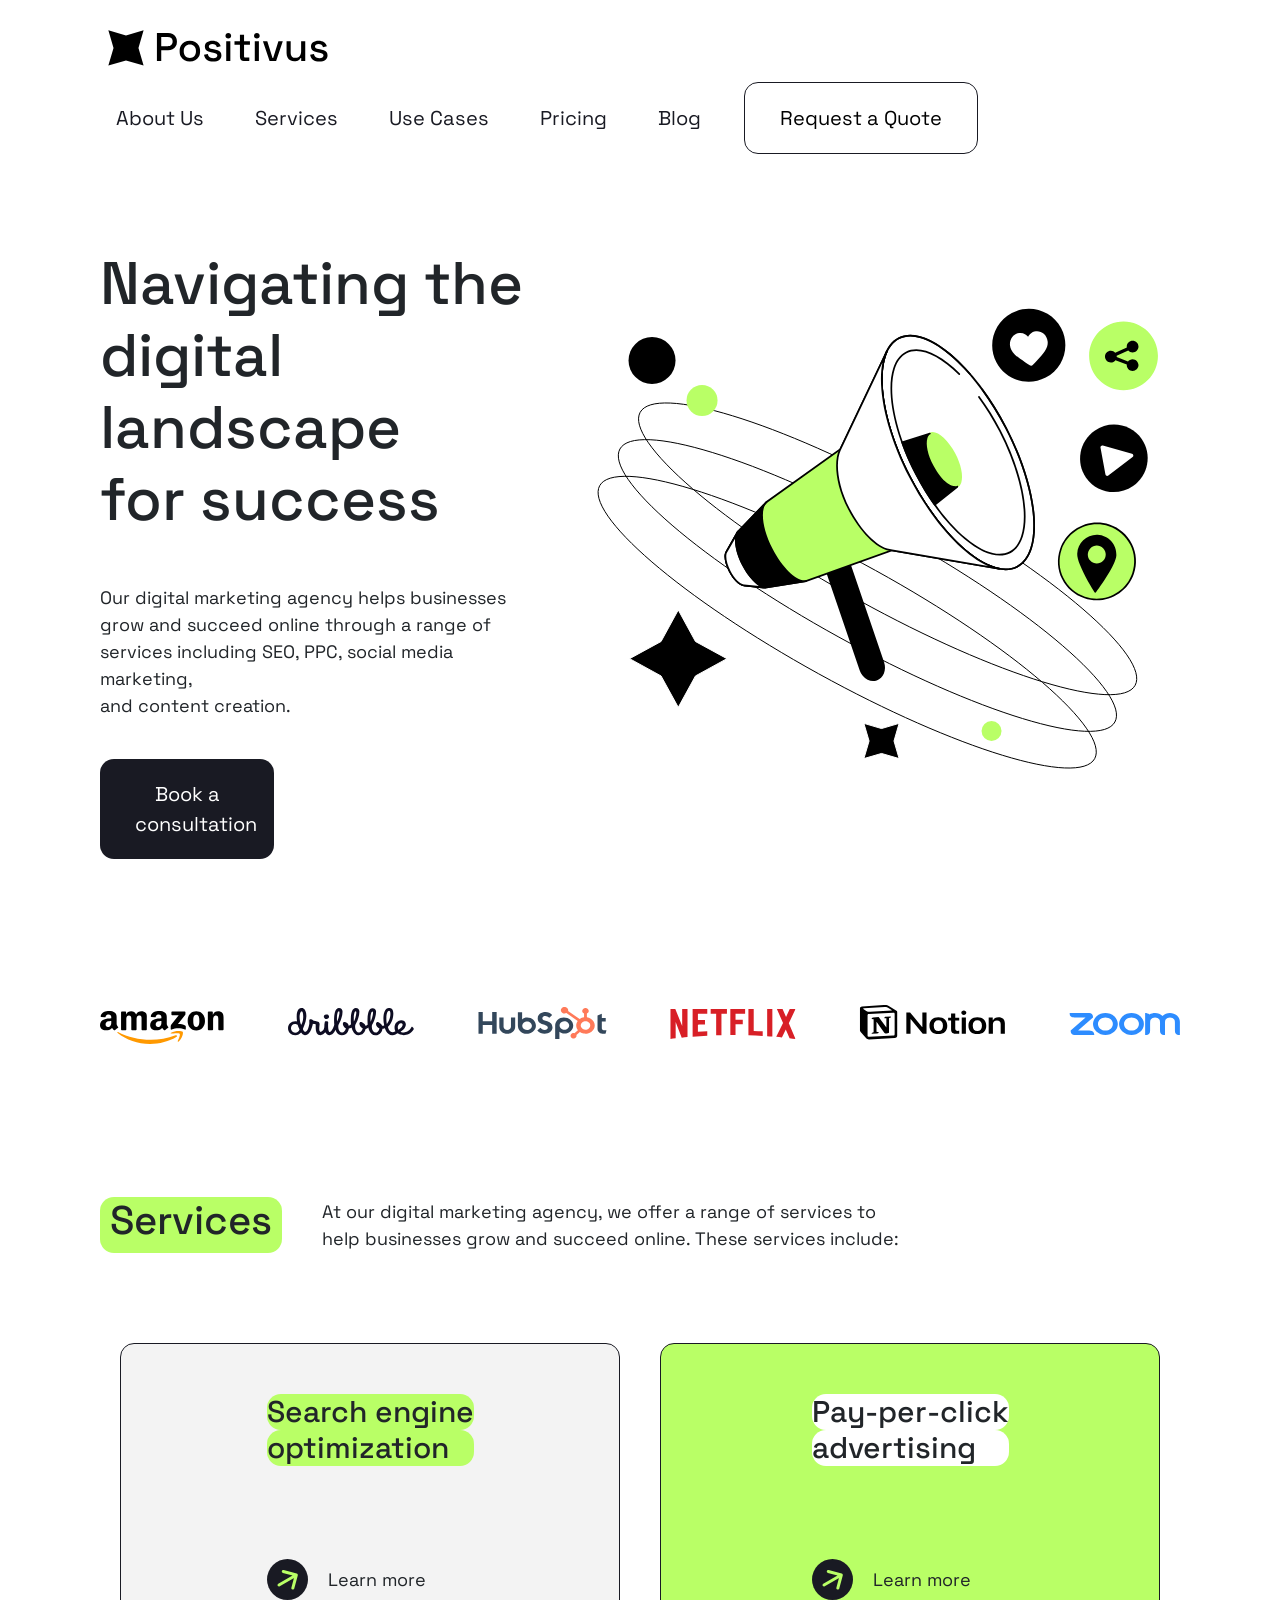
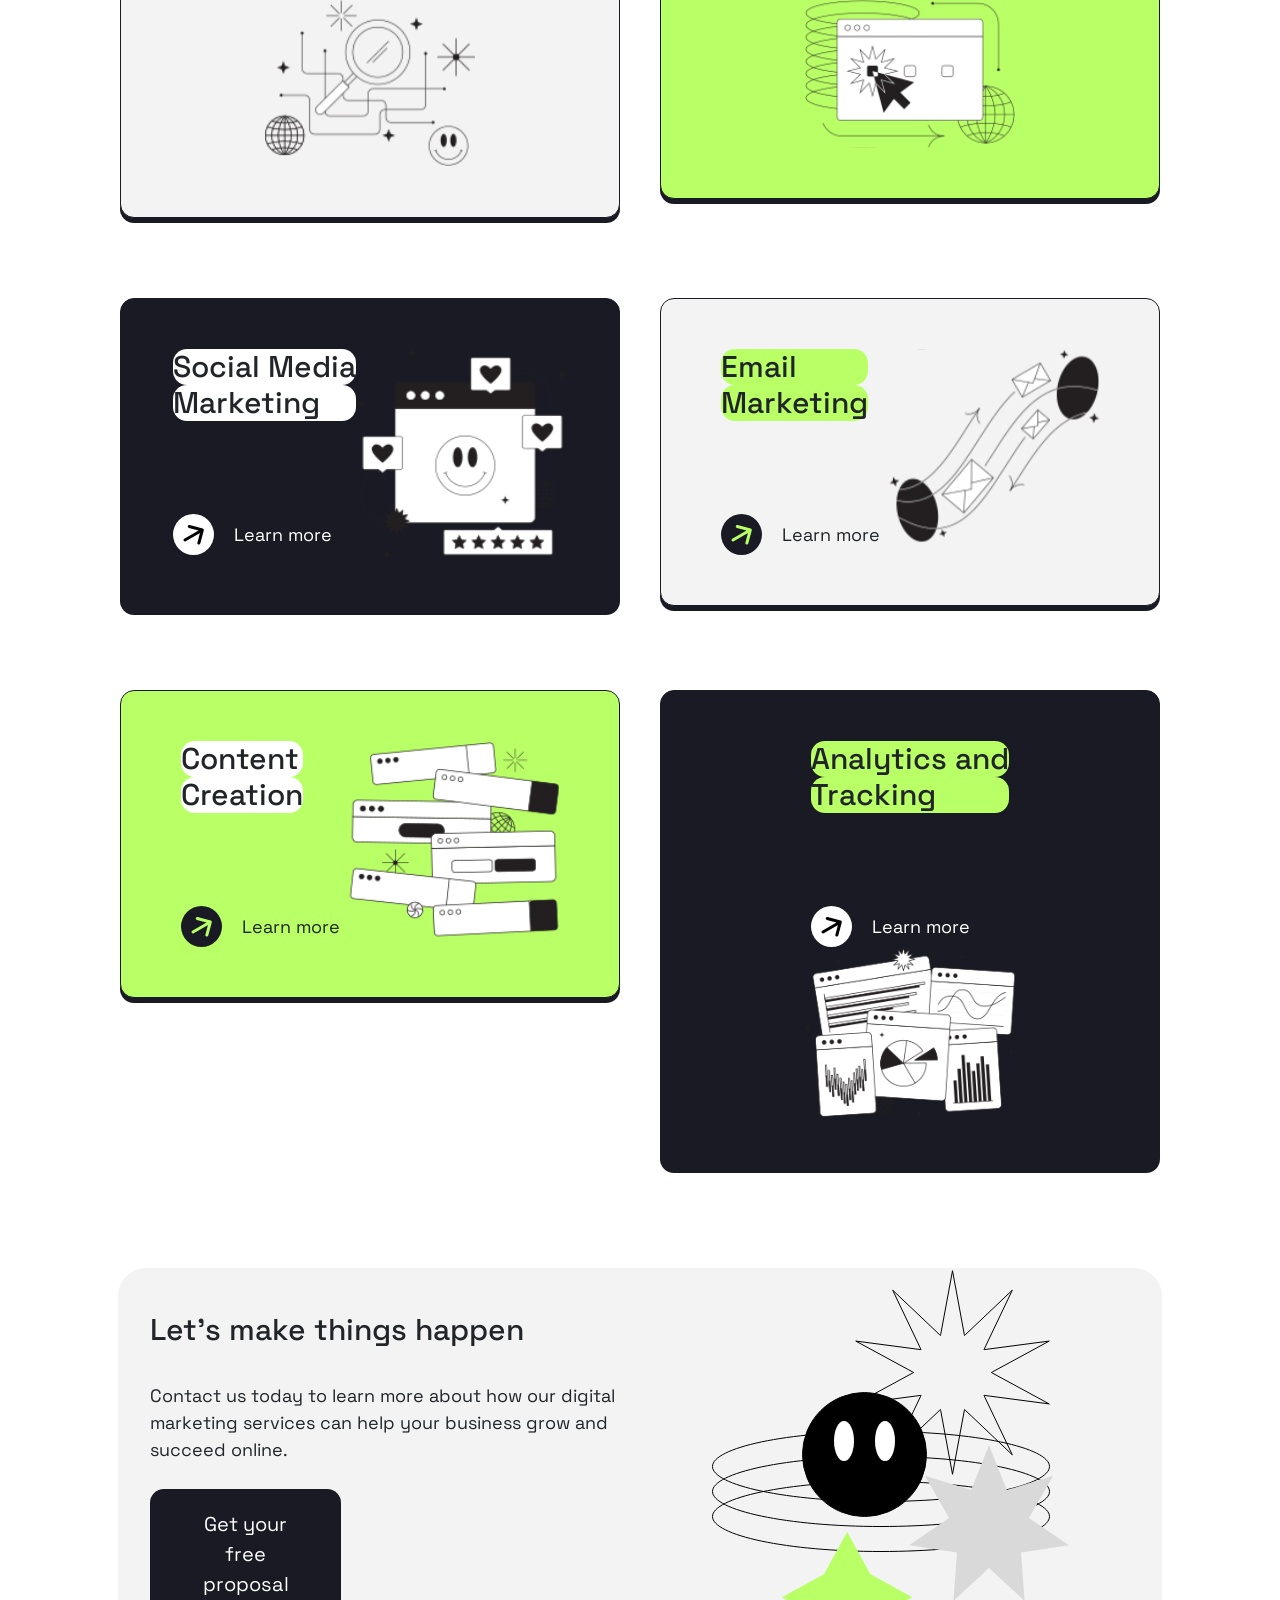
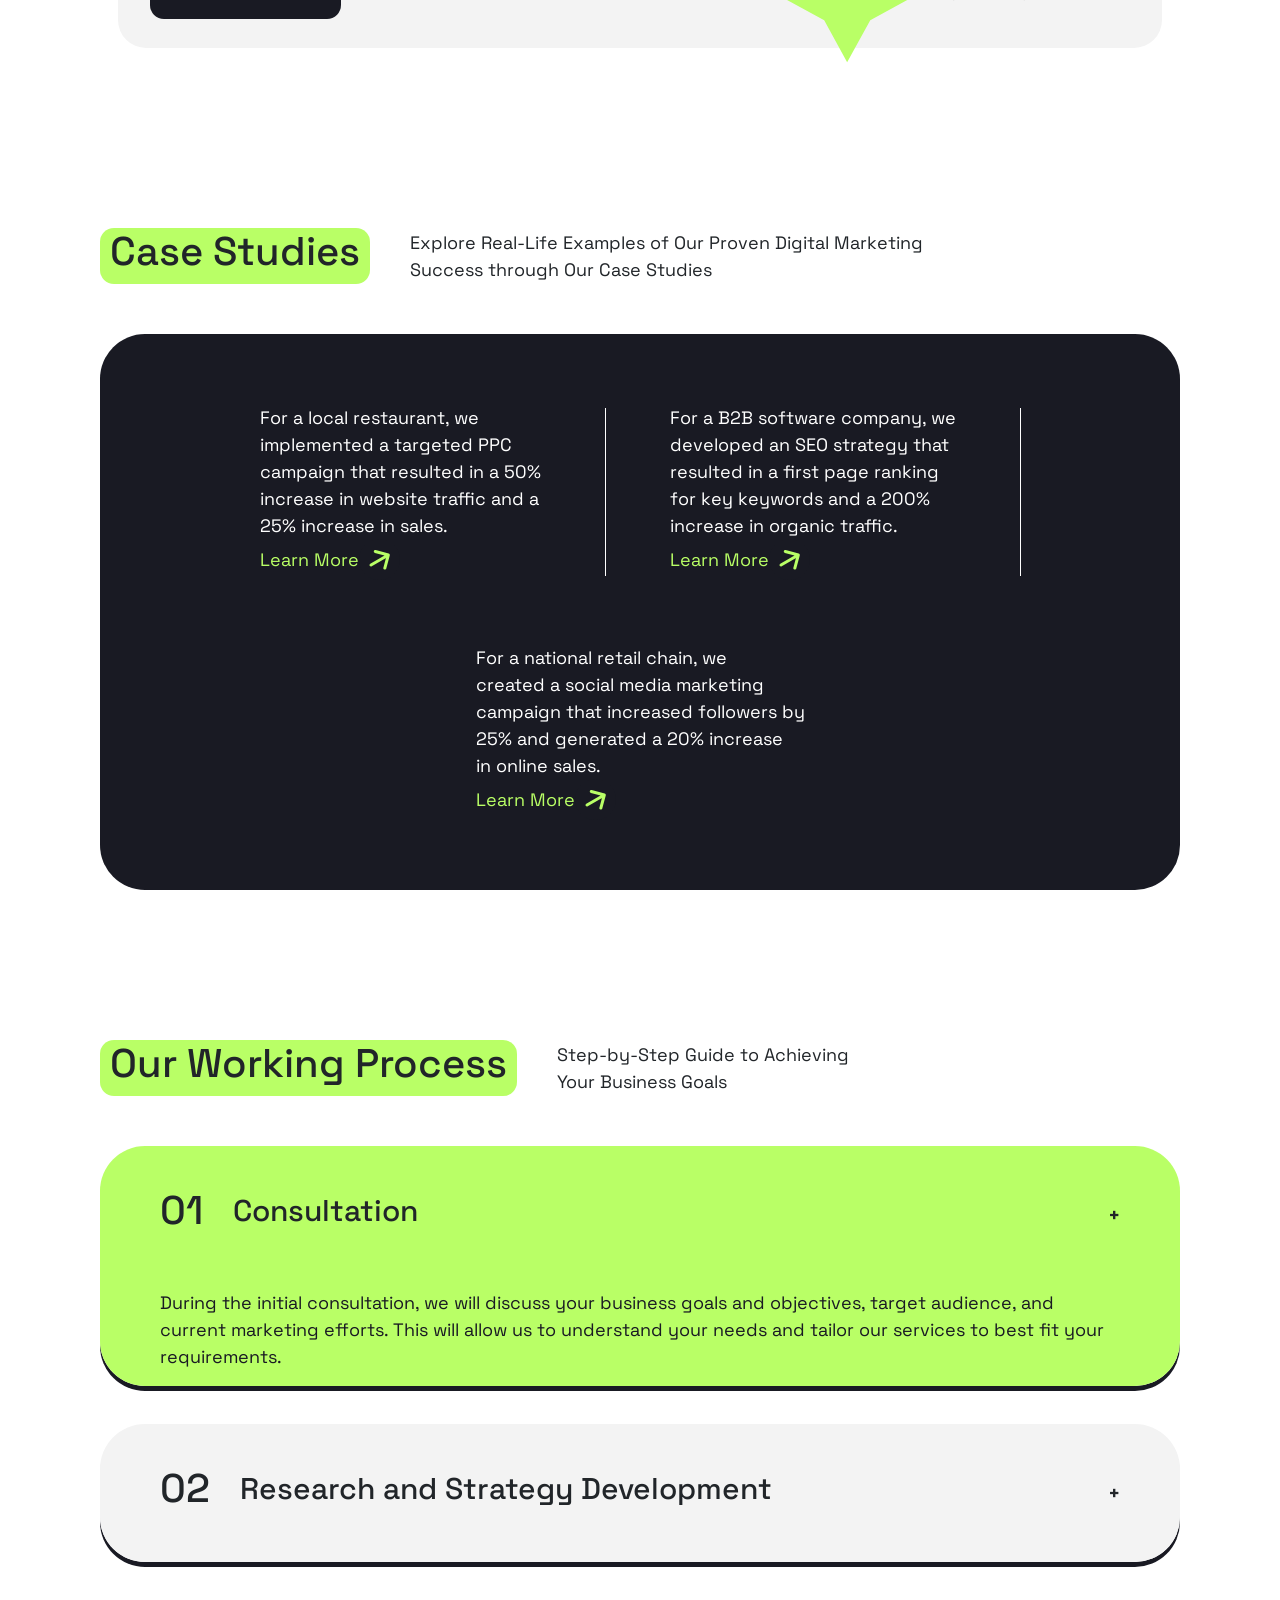
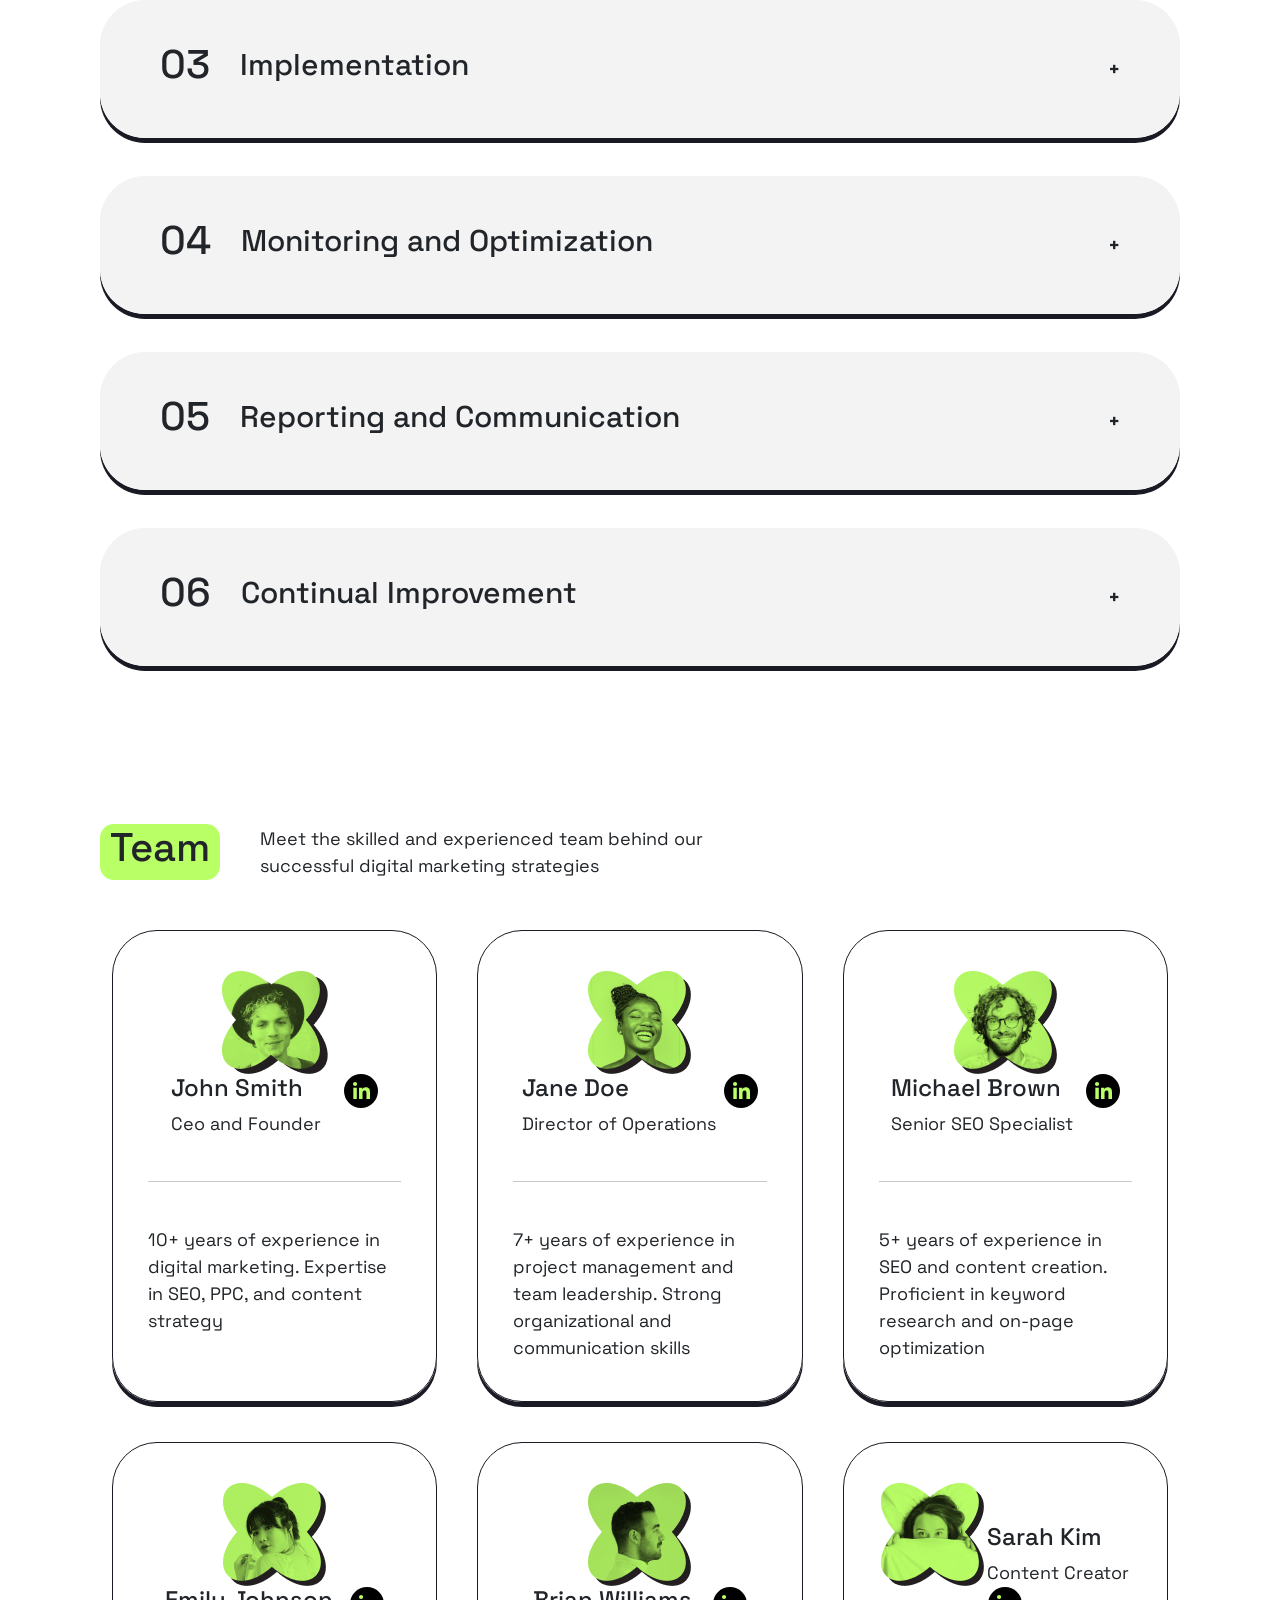
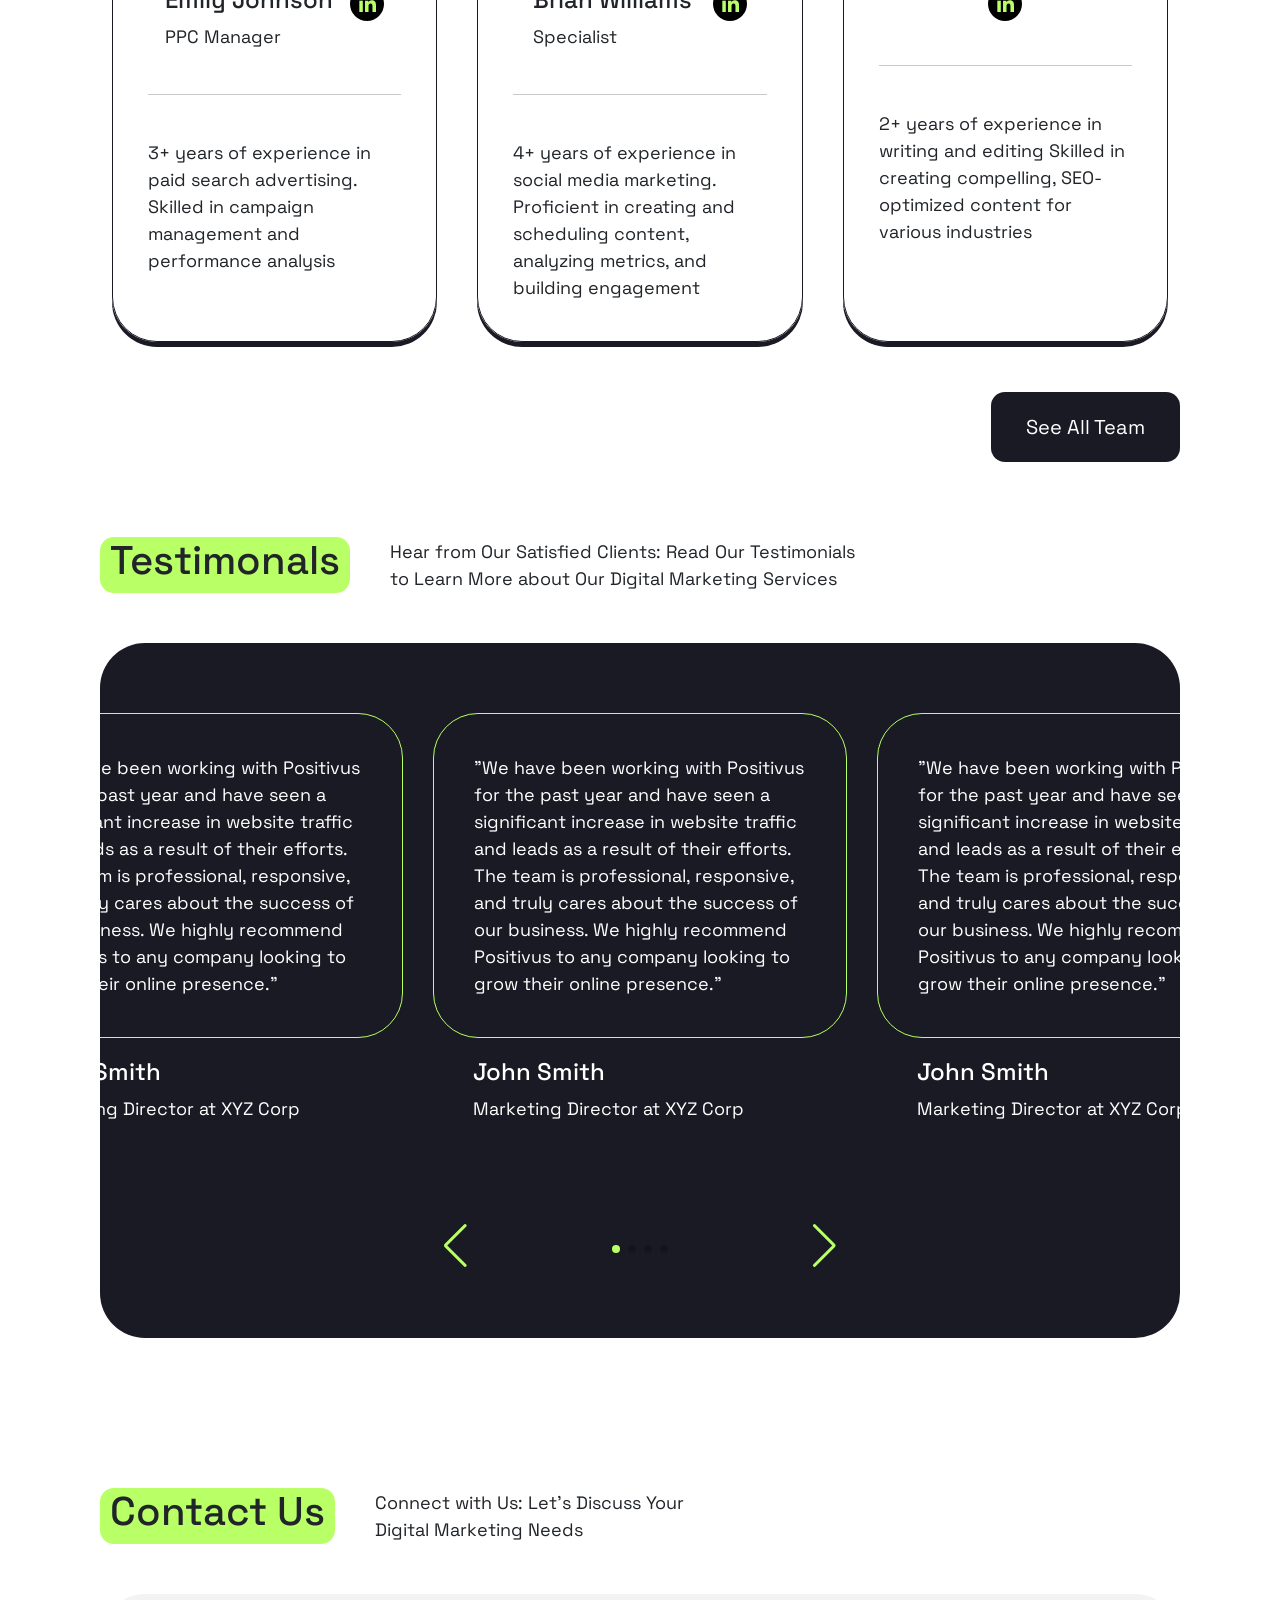
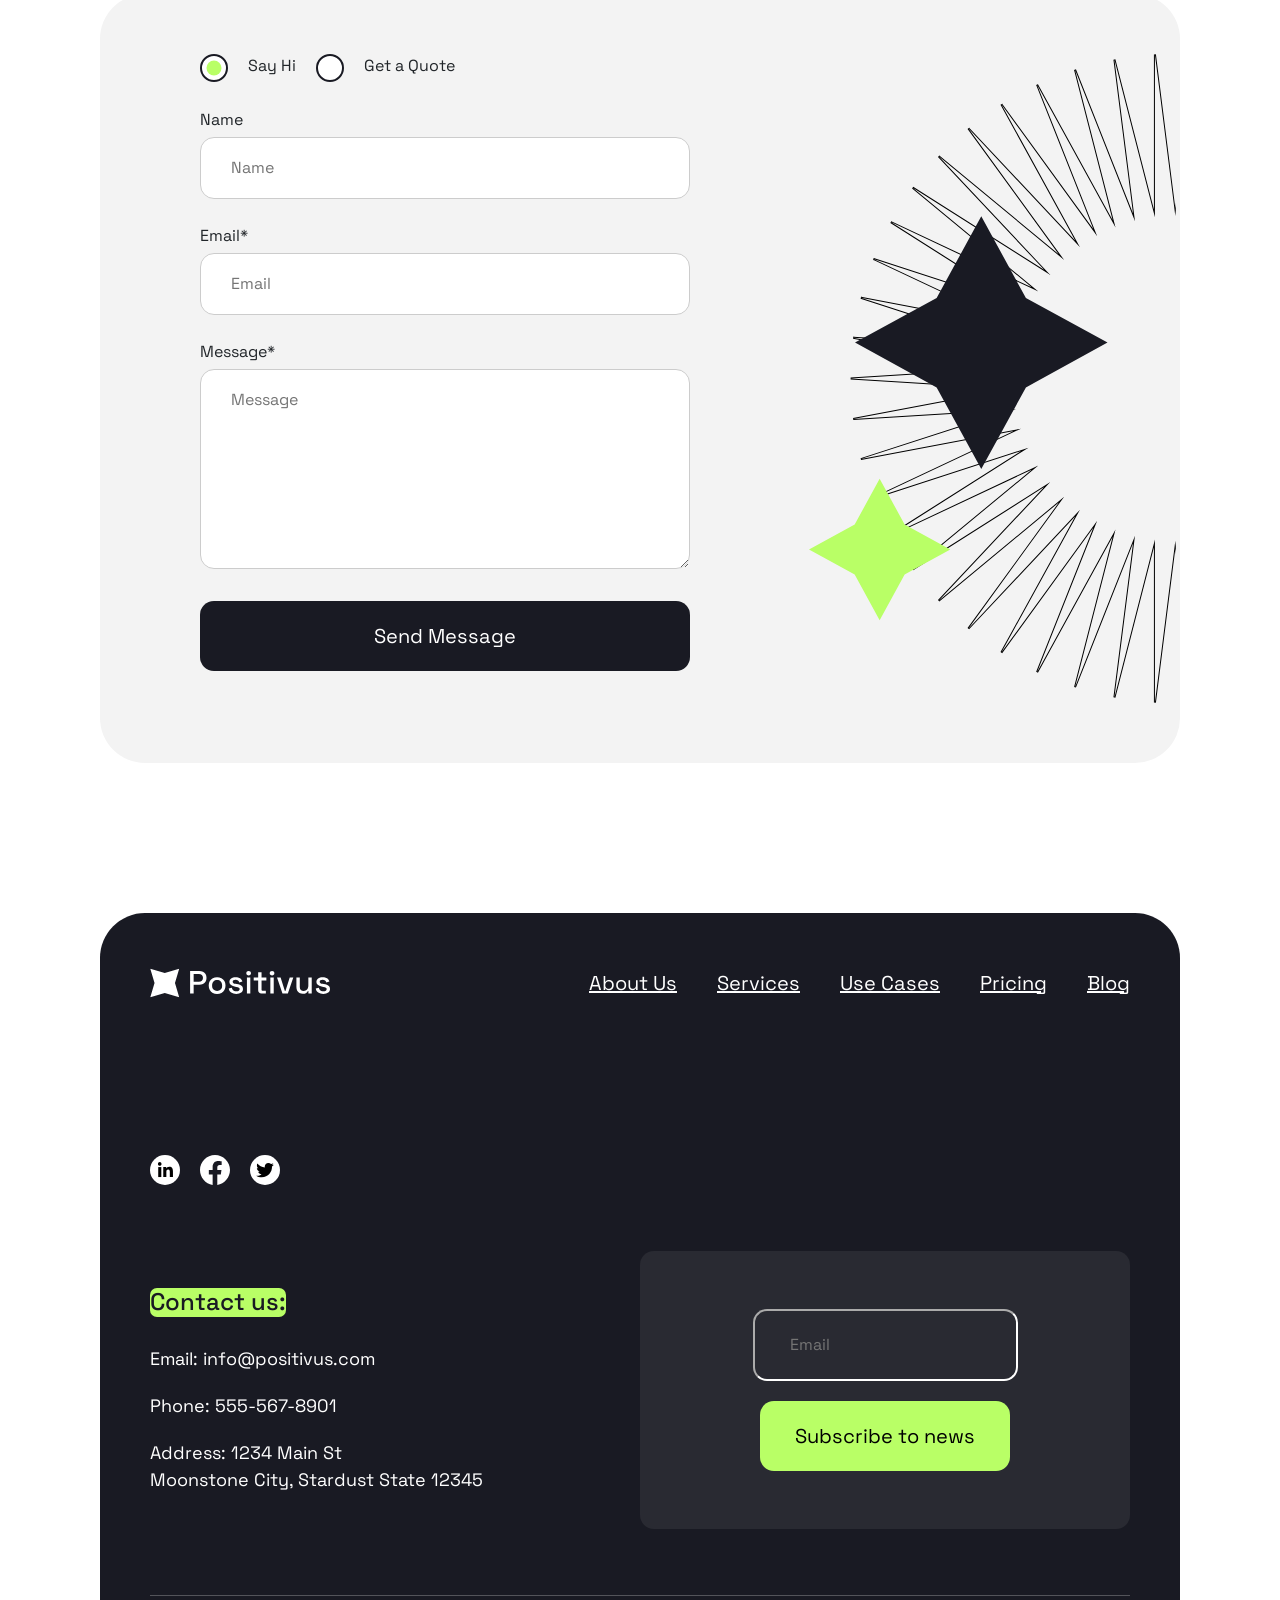
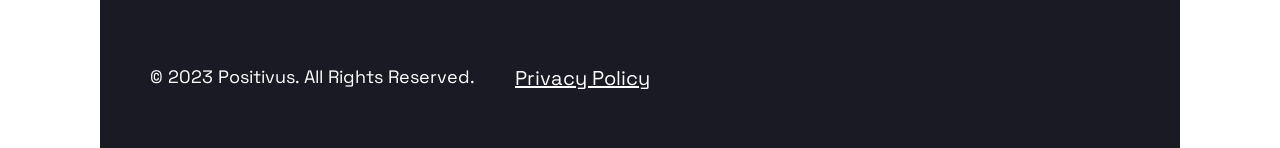
<file: index.html>
<!DOCTYPE html>
<html lang="en">
  <head>
    <meta charset="UTF-8" />
    <meta name="viewport" content="width=device-width, initial-scale=1.0" />
    <link rel="icon" href="assets/img/Icon.svg" />
    <link
      href="https://cdn.jsdelivr.net/npm/bootstrap@5.0.2/dist/css/bootstrap.min.css"
      rel="stylesheet"
      integrity="sha384-EVSTQN3/azprG1Anm3QDgpJLIm9Nao0Yz1ztcQTwFspd3yD65VohhpuuCOmLASjC"
      crossorigin="anonymous"
    />
    <link rel="preconnect" href="https://fonts.googleapis.com" />
    <link rel="preconnect" href="https://fonts.gstatic.com" crossorigin />
    <link
      href="https://fonts.googleapis.com/css2?family=Mulish:ital,wght@0,200..1000;1,200..1000&family=Space+Grotesk:wght@300..700&display=swap"
      rel="stylesheet"
    />
    <title>Positivus</title>
    <script src="accordion.js"></script>
    <link
      rel="stylesheet"
      href="https://cdn.jsdelivr.net/npm/swiper@11/swiper-bundle.min.css"
    />

    <script src="https://cdn.jsdelivr.net/npm/swiper@11/swiper-bundle.min.js"></script>

    <link rel="stylesheet" href="assets/css/style.css" />
  </head>

  <header>
    <div class="d-flex bd-highlight mb-3 header-wrapper">
      <div class="me-auto p-2 bd-highlight">
        <img src="assets/img/logo.svg" alt="" />
      </div>

      <div class="d-flex p-2 bd-highlight navigation-wrapper">
        <div class="p-2 bd-highlight"><a href="">About Us</a></div>
        <div class="p-2 bd-highlight"><a href="">Services</a></div>
        <div class="p-2 bd-highlight"><a href="">Use Cases</a></div>
        <div class="p-2 bd-highlight"><a href="pricing.html">Pricing</a></div>
        <div class="p-2 bd-highlight"><a href="">Blog</a></div>
        <a href="" class="btn btn-primary request-quote">Request a Quote</a>
      </div>

      <script src="toggle.js"></script>

      <div class="hamburger-menu" onclick="toggleMenu()">
        <div></div>
        <div></div>
        <div></div>
      </div>
    </div>
  </header>

  <body>
    <div class="container-fluid consulation">
      <div class="row align-items-center">
        <div
          class="col-md-5 d-flex flex-column justify-content-center consulation-1 me-auto"
        >
          <h1>
            Navigating the <br />
            digital landscape <br />
            for success
          </h1>
          <p>
            Our digital marketing agency helps businesses <br />
            grow and succeed online through a range of <br />
            services including SEO, PPC, social media marketing,<br />
            and content creation.
          </p>
          <a href="#" class="btn btn-primary book-consulation"
            >Book a consultation</a
          >
        </div>
        <div class="col-md-7 d-flex justify-content-center">
          <img
            src="assets/img/Illustration.svg"
            alt="Illustration"
            class="img-fluid"
          />
        </div>
      </div>
    </div>

    <div class="d-flex flex-row justify-content-between sponsors">
      <img src="assets/img/amazon.svg" alt="" />
      <img src="assets/img/dribble.svg" alt="" />
      <img src="assets/img/hubspot.svg" alt="" />
      <img src="assets/img/netflix.svg" alt="" />
      <img src="assets/img/notion.svg" alt="" />
      <img src="assets/img/zoom.svg" alt="" />
    </div>

    <div class="d-flex flex-column align-items-left services">
      <div
        class="d-flex flex-row justify-content-start align-items-center services-flex"
      >
        <div class="services-header-green">
          <h2>Services</h2>
        </div>
        <p style="margin: 0">
          At our digital marketing agency, we offer a range of services to
          <br />
          help businesses grow and succeed online. These services include:
        </p>
      </div>

      <div
        class="container-fluid d-flex justify-content-center align-items-center flex-column services-container"
      >
        <div class="row">
          <div class="col-md-6">
            <div
              class="d-flex flex-row justify-content-evenly service-info gray"
            >
              <div
                class="d-flex flex-column justify-content-start align-items-start left-col"
              >
                <div class="d-flex flex-column service-info-header green">
                  <h3 class="mb-0">Search engine</h3>
                  <h3 class="mb-0">optimization</h3>
                </div>
                <div
                  class="d-flex flex-row justify-content-start align-items-center learn-more-info"
                >
                  <a href="#"
                    ><img src="assets/img/learnmore-green.svg" alt=""
                  /></a>
                  <p>Learn more</p>
                </div>
              </div>
              <div class="service-info-img">
                <img
                  src="assets/img/tokyo-magnifier-web-search-with-elements 2.svg"
                  alt=""
                />
              </div>
            </div>
          </div>
          <div class="col-md-6">
            <div
              class="d-flex flex-row justify-content-evenly service-info green"
            >
              <div
                class="d-flex flex-column justify-content-start align-items-start left-col"
              >
                <div class="d-flex flex-column service-info-header white">
                  <h3 class="mb-0">Pay-per-click</h3>
                  <h3 class="mb-0">advertising</h3>
                </div>
                <div
                  class="d-flex flex-row justify-content-start align-items-center learn-more-info"
                >
                  <a href="#"
                    ><img src="assets/img/learnmore-green.svg" alt=""
                  /></a>
                  <p>Learn more</p>
                </div>
              </div>
              <div class="service-info-img">
                <img
                  src="assets/img/tokyo-selecting-a-value-in-the-browser-window 1.svg"
                  alt=""
                />
              </div>
            </div>
          </div>
        </div>

        <div class="row">
          <div class="col-md-6">
            <div
              class="d-flex flex-row justify-content-evenly service-info black"
            >
              <div
                class="d-flex flex-column justify-content-start align-items-start left-col"
              >
                <div class="d-flex flex-column service-info-header white">
                  <h3 class="mb-0">Social Media</h3>
                  <h3 class="mb-0">Marketing</h3>
                </div>
                <div
                  class="d-flex flex-row justify-content-start align-items-center learn-more-info"
                >
                  <a href="#"><img src="assets/img/learnmore.svg" alt="" /></a>
                  <p class="text-white">Learn more</p>
                </div>
              </div>
              <div class="service-info-img">
                <img
                  src="assets/img/tokyo-browser-window-with-emoticon-likes-and-stars-around 2.svg"
                  alt=""
                />
              </div>
            </div>
          </div>
          <div class="col-md-6">
            <div
              class="d-flex flex-row justify-content-evenly service-info gray"
            >
              <div
                class="d-flex flex-column justify-content-start align-items-start left-col"
              >
                <div class="d-flex flex-column service-info-header green">
                  <h3 class="mb-0">Email</h3>
                  <h3 class="mb-0">Marketing</h3>
                </div>
                <div
                  class="d-flex flex-row justify-content-start align-items-center learn-more-info"
                >
                  <a href="#"
                    ><img src="assets/img/learnmore-green.svg" alt=""
                  /></a>
                  <p>Learn more</p>
                </div>
              </div>
              <div class="service-info-img">
                <img
                  src="assets/img/tokyo-sending-messages-from-one-place-to-another 1.svg"
                  alt=""
                />
              </div>
            </div>
          </div>
        </div>

        <div class="row">
          <div class="col-md-6">
            <div
              class="d-flex flex-row justify-content-evenly service-info green"
            >
              <div
                class="d-flex flex-column justify-content-start align-items-start left-col"
              >
                <div class="d-flex flex-column service-info-header white">
                  <h3 class="mb-0">Content</h3>
                  <h3 class="mb-0">Creation</h3>
                </div>
                <div
                  class="d-flex flex-row justify-content-start align-items-center learn-more-info"
                >
                  <a href="#"
                    ><img src="assets/img/learnmore-green.svg" alt=""
                  /></a>
                  <p>Learn more</p>
                </div>
              </div>
              <div class="service-info-img">
                <img
                  src="assets/img/tokyo-many-browser-windows-with-different-information 1.svg"
                  alt=""
                />
              </div>
            </div>
          </div>
          <div class="col-md-6">
            <div
              class="d-flex flex-row justify-content-evenly service-info black"
            >
              <div
                class="d-flex flex-column justify-content-start align-items-start left-col"
              >
                <div class="d-flex flex-column service-info-header green">
                  <h3 class="mb-0">Analytics and</h3>
                  <h3 class="mb-0">Tracking</h3>
                </div>
                <div
                  class="d-flex flex-row justify-content-start align-items-center learn-more-info"
                >
                  <a href="#"><img src="assets/img/learnmore.svg" alt="" /></a>
                  <p class="text-white">Learn more</p>
                </div>
              </div>
              <div class="service-info-img">
                <img
                  src="assets/img/tokyo-volumetric-analytics-of-different-types-in-web-browsers 2.svg"
                  alt=""
                />
              </div>
            </div>
          </div>
        </div>
      </div>
    </div>

    <div class="container-fluid proposal">
      <div class="row proposal-wrapper">
        <div
          class="col-md-6 d-flex flex-column align-items-start justify-content-center"
          style="gap: 26px"
        >
          <h3>Let’s make things happen</h3>

          <p>
            Contact us today to learn more about how our digital marketing
            services can help your business grow and succeed online.
          </p>

          <a href="#" class="btn btn-primary book-consulation"
            >Get your free proposal</a
          >
        </div>

        <div class="col-md-6 d-flex justify-content-center proposal-img">
          <img src="assets/img/Illustration (1).svg" alt="" />
        </div>
      </div>
    </div>

    <div class="d-flex flex-column align-items-left case-studies">
      <div
        class="d-flex flex-row justify-content-start align-items-center services-flex"
      >
        <div class="services-header-green">
          <h2>Case Studies</h2>
        </div>
        <p style="margin: 0">
          Explore Real-Life Examples of Our Proven Digital Marketing
          <br />
          Success through Our Case Studies
        </p>
      </div>

      <div
        class="d-flex flex-row align-items-center justify-content-center case-studies-info"
      >
        <div
          class="d-flex flex-column align-items-start justify-content-center case-learn"
        >
          <p>
            For a local restaurant, we <br />
            implemented a targeted PPC <br />
            campaign that resulted in a 50% <br />
            increase in website traffic and a <br />
            25% increase in sales.
          </p>

          <a
            href="#"
            class="d-flex flex-row align-items-center case-learn-more"
          >
            <p>Learn More</p>
            <img src="assets/img/learnmore-green.svg" alt="" />
          </a>
        </div>

        <div class="vl"></div>

        <div
          class="d-flex flex-column align-items-start justify-content-center case-learn"
        >
          <p>
            For a B2B software company, we <br />developed an SEO strategy that
            <br />
            resulted in a first page ranking <br />
            for key keywords and a 200% <br />
            increase in organic traffic.
          </p>

          <a
            href="#"
            class="d-flex flex-row align-items-center case-learn-more"
          >
            <p>Learn More</p>
            <img src="assets/img/learnmore-green.svg" alt="" />
          </a>
        </div>

        <div class="vl"></div>

        <div
          class="d-flex flex-column align-items-start justify-content-center case-learn"
        >
          <p>
            For a national retail chain, we <br />
            created a social media marketing <br />
            campaign that increased followers by <br />
            25% and generated a 20% increase <br />
            in online sales.
          </p>

          <a
            href="#"
            class="d-flex flex-row align-items-center case-learn-more"
          >
            <p>Learn More</p>
            <img src="assets/img/learnmore-green.svg" alt="" />
          </a>
        </div>
      </div>
    </div>

    <div class="d-flex flex-column align-items-left working-process">
      <div
        class="d-flex flex-row justify-content-start align-items-center services-flex"
      >
        <div class="services-header-green">
          <h2>Our Working Process</h2>
        </div>
        <p style="margin: 0">
          Step-by-Step Guide to Achieving
          <br />
          Your Business Goals
        </p>
      </div>

      <div class="accordion-wrapper">
        <div class="accordion">
          <div class="accordion-label">
            <div class="d-flex flex-row align-items-center" style="gap: 30px">
              <h2>01</h2>
              <h3>Consultation</h3>
            </div>
          </div>
          <div class="d-flex flex-column accordion-content">
            <hr />
            <p>
              During the initial consultation, we will discuss your business
              goals and objectives, target audience, and current marketing
              efforts. This will allow us to understand your needs and tailor
              our services to best fit your requirements.
            </p>
          </div>
        </div>
        <div class="accordion">
          <div class="accordion-label">
            <div class="d-flex flex-row align-items-center" style="gap: 30px">
              <h2>02</h2>
              <h3>Research and Strategy Development</h3>
            </div>
          </div>
          <div class="d-flex flex-column accordion-content">
            <hr />
            <p>
              During the initial consultation, we will discuss your business
              goals and objectives, target audience, and current marketing
              efforts. This will allow us to understand your needs and tailor
              our services to best fit your requirements.
            </p>
          </div>
        </div>
        <div class="accordion">
          <div class="accordion-label">
            <div class="d-flex flex-row align-items-center" style="gap: 30px">
              <h2>03</h2>
              <h3>Implementation</h3>
            </div>
          </div>
          <div class="d-flex flex-column accordion-content">
            <hr />
            <p>
              During the initial consultation, we will discuss your business
              goals and objectives, target audience, and current marketing
              efforts. This will allow us to understand your needs and tailor
              our services to best fit your requirements.
            </p>
          </div>
        </div>
        <div class="accordion">
          <div class="accordion-label">
            <div class="d-flex flex-row align-items-center" style="gap: 30px">
              <h2>04</h2>
              <h3>Monitoring and Optimization</h3>
            </div>
          </div>
          <div class="d-flex flex-column accordion-content">
            <hr />
            <p>
              During the initial consultation, we will discuss your business
              goals and objectives, target audience, and current marketing
              efforts. This will allow us to understand your needs and tailor
              our services to best fit your requirements.
            </p>
          </div>
        </div>
        <div class="accordion">
          <div class="accordion-label">
            <div class="d-flex flex-row align-items-center" style="gap: 30px">
              <h2>05</h2>
              <h3>Reporting and Communication</h3>
            </div>
          </div>
          <div class="d-flex flex-column accordion-content">
            <hr />
            <p>
              During the initial consultation, we will discuss your business
              goals and objectives, target audience, and current marketing
              efforts. This will allow us to understand your needs and tailor
              our services to best fit your requirements.
            </p>
          </div>
        </div>
        <div class="accordion">
          <div class="accordion-label">
            <div class="d-flex flex-row align-items-center" style="gap: 30px">
              <h2>06</h2>
              <h3>Continual Improvement</h3>
            </div>
          </div>
          <div class="d-flex flex-column accordion-content">
            <hr />
            <p>
              During the initial consultation, we will discuss your business
              goals and objectives, target audience, and current marketing
              efforts. This will allow us to understand your needs and tailor
              our services to best fit your requirements.
            </p>
          </div>
        </div>
      </div>
    </div>

    <div class="d-flex flex-column align-items-left team">
      <div
        class="d-flex flex-row justify-content-start align-items-center services-flex"
      >
        <div class="services-header-green">
          <h2>Team</h2>
        </div>
        <p style="margin: 0">
          Meet the skilled and experienced team behind our
          <br />
          successful digital marketing strategies
        </p>
      </div>

      <div class="container-fluid team-grid-wrapper">
        <div class="d-flex flex-column team-member">
          <div class="d-flex flex-row justify-content-evenly member-info">
            <img src="assets/img/Picture.png" alt="" />

            <div class="align-self-end d-flex flex-column member-info-name">
              <h4>John Smith</h4>
              <p>Ceo and Founder</p>
            </div>

            <a href="#"><img src="assets/img/Social icon.svg" alt="" /></a>
          </div>

          <hr style="width: 100%" />

          <p>
            10+ years of experience in digital marketing. Expertise in SEO, PPC,
            and content strategy
          </p>
        </div>

        <div class="d-flex flex-column team-member">
          <div class="d-flex flex-row justify-content-evenly member-info">
            <img src="assets/img/Picture (1).png" alt="" />

            <div class="align-self-end d-flex flex-column member-info-name">
              <h4>Jane Doe</h4>
              <p>Director of Operations</p>
            </div>

            <a href="#"><img src="assets/img/Social icon.svg" alt="" /></a>
          </div>

          <hr style="width: 100%" />

          <p>
            7+ years of experience in project management and team leadership.
            Strong organizational and communication skills
          </p>
        </div>

        <div class="d-flex flex-column team-member">
          <div class="d-flex flex-row justify-content-evenly member-info">
            <img src="assets/img/Picture (2).png" alt="" />

            <div class="align-self-end d-flex flex-column member-info-name">
              <h4>Michael Brown</h4>
              <p>Senior SEO Specialist</p>
            </div>

            <a href="#"><img src="assets/img/Social icon.svg" alt="" /></a>
          </div>

          <hr style="width: 100%" />

          <p>
            5+ years of experience in SEO and content creation. Proficient in
            keyword research and on-page optimization
          </p>
        </div>

        <div class="d-flex flex-column team-member">
          <div class="d-flex flex-row justify-content-evenly member-info">
            <img src="assets/img/Picture (3).png" alt="" />

            <div class="align-self-end d-flex flex-column member-info-name">
              <h4>Emily Johnson</h4>
              <p>PPC Manager</p>
            </div>

            <a href="#"><img src="assets/img/Social icon.svg" alt="" /></a>
          </div>

          <hr style="width: 100%" />

          <p>
            3+ years of experience in paid search advertising. Skilled in
            campaign management and performance analysis
          </p>
        </div>

        <div class="d-flex flex-column team-member">
          <div class="d-flex flex-row justify-content-evenly member-info">
            <img src="assets/img/Picture (4).png" alt="" />

            <div class="align-self-end d-flex flex-column member-info-name">
              <h4>Brian Williams</h4>
              <p>Specialist</p>
            </div>

            <a href="#"><img src="assets/img/Social icon.svg" alt="" /></a>
          </div>

          <hr style="width: 100%" />

          <p>
            4+ years of experience in social media marketing. Proficient in
            creating and scheduling content, analyzing metrics, and building
            engagement
          </p>
        </div>

        <div class="d-flex flex-column team-member">
          <div class="d-flex flex-row justify-content-evenly member-info">
            <img src="assets/img/Picture (5).png" alt="" />

            <div class="align-self-end d-flex flex-column member-info-name">
              <h4>Sarah Kim</h4>
              <p>Content Creator</p>
            </div>

            <a href="#"><img src="assets/img/Social icon.svg" alt="" /></a>
          </div>

          <hr style="width: 100%" />

          <p>
            2+ years of experience in writing and editing Skilled in creating
            compelling, SEO-optimized content for various industries
          </p>
        </div>
      </div>

      <a
        href="#"
        class="align-self-end btn-primary book-consulation"
        style="width: unset"
        >See All Team</a
      >
    </div>

    <div class="d-flex flex-column align-items-left testimonals">
      <div
        class="d-flex flex-row justify-content-start align-items-center services-flex"
      >
        <div class="services-header-green">
          <h2>Testimonals</h2>
        </div>
        <p style="margin: 0">
          Hear from Our Satisfied Clients: Read Our Testimonials
          <br />
          to Learn More about Our Digital Marketing Services
        </p>
      </div>

      <div class="swiper-wrapper-all">
        <div class="swiper mySwiper">
          <div class="swiper-wrapper">
            <div class="swiper-slide">
              <div
                class="d-flex flex-column justify-content-center align-items-start swiper-slide-info"
              >
                <div class="swiper-message">
                  <p>
                    "We have been working with Positivus for the past year and
                    have seen a significant increase in website traffic and
                    leads as a result of their efforts. The team is
                    professional, responsive, and truly cares about the success
                    of our business. We highly recommend Positivus to any
                    company looking to grow their online presence."
                  </p>
                </div>

                <div class="swiper-header">
                  <h4>John Smith</h4>
                  <p>Marketing Director at XYZ Corp</p>
                </div>
              </div>
            </div>
            <div class="swiper-slide">
              <div
                class="d-flex flex-column justify-content-center align-items-start swiper-slide-info"
              >
                <div class="swiper-message">
                  <p>
                    "We have been working with Positivus for the past year and
                    have seen a significant increase in website traffic and
                    leads as a result of their efforts. The team is
                    professional, responsive, and truly cares about the success
                    of our business. We highly recommend Positivus to any
                    company looking to grow their online presence."
                  </p>
                </div>

                <div class="swiper-header">
                  <h4>John Smith</h4>
                  <p>Marketing Director at XYZ Corp</p>
                </div>
              </div>
            </div>
            <div class="swiper-slide">
              <div
                class="d-flex flex-column justify-content-center align-items-start swiper-slide-info"
              >
                <div class="swiper-message">
                  <p>
                    "We have been working with Positivus for the past year and
                    have seen a significant increase in website traffic and
                    leads as a result of their efforts. The team is
                    professional, responsive, and truly cares about the success
                    of our business. We highly recommend Positivus to any
                    company looking to grow their online presence."
                  </p>
                </div>

                <div class="swiper-header">
                  <h4>John Smith</h4>
                  <p>Marketing Director at XYZ Corp</p>
                </div>
              </div>
            </div>
            <div class="swiper-slide">
              <div
                class="d-flex flex-column justify-content-center align-items-start swiper-slide-info"
              >
                <div class="swiper-message">
                  <p>
                    "We have been working with Positivus for the past year and
                    have seen a significant increase in website traffic and
                    leads as a result of their efforts. The team is
                    professional, responsive, and truly cares about the success
                    of our business. We highly recommend Positivus to any
                    company looking to grow their online presence."
                  </p>
                </div>

                <div class="swiper-header">
                  <h4>John Smith</h4>
                  <p>Marketing Director at XYZ Corp</p>
                </div>
              </div>
            </div>
          </div>

          <div class="d-flex flex-row justify-content-evenly swiper-navigate">
            <div class="swiper-button-prev"></div>
            <div class="swiper-pagination"></div>
            <div class="swiper-button-next"></div>
          </div>
        </div>
      </div>
    </div>
    <script src="https://cdn.jsdelivr.net/npm/swiper@11/swiper-bundle.min.js"></script>
    <script src="swiper.js"></script>

    <div class="d-flex flex-column align-items-left contact-us">
      <div
        class="d-flex flex-row justify-content-start align-items-center services-flex"
      >
        <div class="services-header-green">
          <h2>Contact Us</h2>
        </div>
        <p style="margin: 0">
          Connect with Us: Let's Discuss Your
          <br />
          Digital Marketing Needs
        </p>
      </div>

      <div class="contact-wrapper">
        <div class="left-column">
          <form class="d-flex flex-column align-items-left contact-form">
            <div class="d-flex flex-row align-items-center contact-radio">
              <input type="radio" name="contact_reason" id="sayHi" checked />
              <label for="sayHi">Say Hi</label>
              <input type="radio" name="contact_reason" id="getQuote" />
              <label for="getQuote">Get a Quote</label>
            </div>

            <div>
              <label for="name">Name</label>
              <input type="text" id="name" name="name" placeholder="Name" />
            </div>
            <div>
              <label for="email">Email*</label>
              <input
                type="email"
                id="email"
                name="email"
                placeholder="Email"
                required
              />
            </div>
            <div>
              <label for="message">Message*</label>
              <textarea
                id="message"
                name="message"
                placeholder="Message"
                required
              ></textarea>
            </div>
            <a href="" class="btn btn-primary send-message-button"
              >Send Message</a
            >
          </form>
        </div>

        <div class="right-column">
          <div class="d-flex flex-row justify-content-end contact-img">
            <img src="assets/img/Illustration (2)-cropped.svg" alt="" />
          </div>
        </div>
      </div>
    </div>

    <footer class="d-flex flex-column align-items-left">
      <div class="d-flex flex-column align-items-left footer-first-wrapper">
        <div class="d-flex flex-row justify-content-between footer-header">
          <img src="assets/img/Logo (2).svg" alt="" />

          <div class="d-flex flex-row justify-content-between footer-navigate">
            <a href="#">About Us</a>
            <a href="#">Services</a>
            <a href="#">Use Cases</a>
            <a href="#">Pricing</a>
            <a href="#">Blog</a>
          </div>

          <div class="d-flex flex-row justify-content-between footer-social">
            <a href="#"><img src="assets/img/Social icon (1).svg" alt="" /></a>
            <a href="#"><img src="assets/img/Social icon (3).svg" alt="" /></a>
            <a href="#"><img src="assets/img/Social icon (2).svg" alt="" /></a>
          </div>
        </div>

        <div
          class="d-flex flex-row align-items-center justify-content-between footer-contact-wrapper"
        >
          <div
            class="d-flex flex-column justify-content-start align-items-start footer-contact-info"
          >
            <h4 class="footer-contact-header">Contact us:</h4>
            <p>Email: info@positivus.com</p>
            <p>Phone: 555-567-8901</p>
            <p>
              Address: 1234 Main St <br />
              Moonstone City, Stardust State 12345
            </p>
          </div>

          <div class="d-flex flex-row justify-content-center footer-subscribe">
            <input type="email" placeholder="Email" />
            <button class="btn btn-primary subscribe-btn">
              Subscribe to news
            </button>
          </div>
        </div>
      </div>

      <hr style="color: white; height: 2px" />

      <div
        class="d-flex flex-row justify-content-start footer-foot"
        style="gap: 40px"
      >
        <p>© 2023 Positivus. All Rights Reserved.</p>
        <a href="#">Privacy Policy</a>
      </div>
    </footer>
  </body>
</html>
</file>
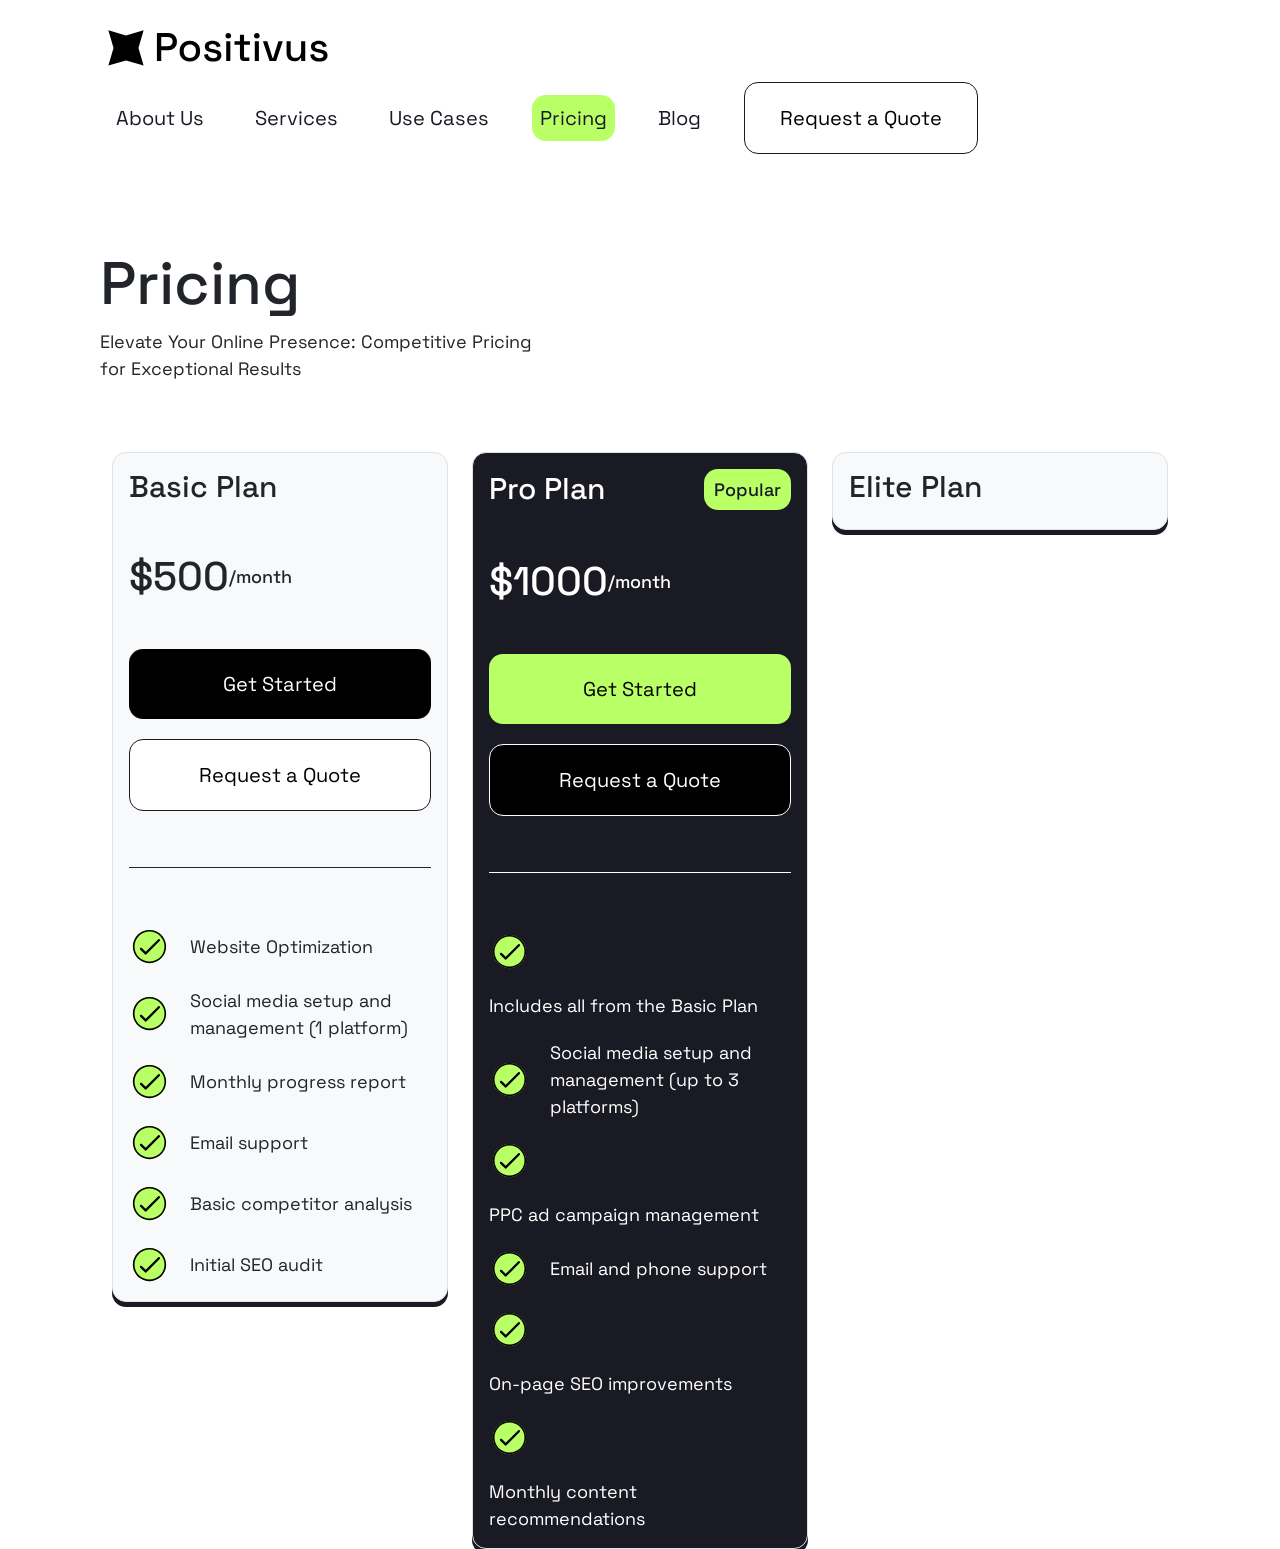
<file: pricing.html>
<!DOCTYPE html>
<html lang="en">
    <head>
        <meta charset="UTF-8" />
        <meta name="viewport" content="width=device-width, initial-scale=1.0" />
        <link rel="icon" href="assets/img/Icon.svg" />
        <link
          href="https://cdn.jsdelivr.net/npm/bootstrap@5.0.2/dist/css/bootstrap.min.css"
          rel="stylesheet"
          integrity="sha384-EVSTQN3/azprG1Anm3QDgpJLIm9Nao0Yz1ztcQTwFspd3yD65VohhpuuCOmLASjC"
          crossorigin="anonymous"
        />
        <link rel="preconnect" href="https://fonts.googleapis.com" />
        <link rel="preconnect" href="https://fonts.gstatic.com" crossorigin />
        <link
          href="https://fonts.googleapis.com/css2?family=Mulish:ital,wght@0,200..1000;1,200..1000&family=Space+Grotesk:wght@300..700&display=swap"
          rel="stylesheet"
        />
        <title>Positivus - Pricing</title>
        <script src="accordion.js"></script>
        <link
          rel="stylesheet"
          href="https://cdn.jsdelivr.net/npm/swiper@11/swiper-bundle.min.css"
        />
    
        <script src="https://cdn.jsdelivr.net/npm/swiper@11/swiper-bundle.min.js"></script>
    
        <link rel="stylesheet" href="assets/css/style.css" />
        <link rel="stylesheet" href="assets/css/pricingStyle.css">
      </head>


      <header>
        <div class="d-flex bd-highlight mb-3 header-wrapper">
          <div class="me-auto p-2 bd-highlight">
            <a href="index.html"><img src="assets/img/logo.svg" alt="" /></a>
          </div>
    
          <div class="d-flex p-2 bd-highlight navigation-wrapper">
            <div class="p-2 bd-highlight"><a href="">About Us</a></div>
            <div class="p-2 bd-highlight"><a href="">Services</a></div>
            <div class="p-2 bd-highlight"><a href="">Use Cases</a></div>
            <div class="p-2 bd-highlight this-html"><a href="">Pricing</a></div>
            <div class="p-2 bd-highlight"><a href="">Blog</a></div>
            <a href="" class="btn btn-primary request-quote">Request a Quote</a>
          </div>
    
          <script src="toggle.js"></script>
    
          <div class="hamburger-menu" onclick="toggleMenu()">
            <div></div>
            <div></div>
            <div></div>
          </div>
        </div>
      </header>
<body>

    <div class="d-flex flex-column align-items-left pricing">
        
        <div class="pricing-text">
            <h1>Pricing</h1>
        <p>Elevate  Your Online Presence: Competitive Pricing <br>
        for Exceptional Results
        </p>
        </div>

        <div class="container-fluid price-wrapper">
            <div class="row">
              <div class="col-md-4">
                <div class="d-flex flex-column p-3 border bg-light price-info ">
                  <h3>Basic Plan</h3>
                  <h2 class="d-flex flex-row align-items-center">$500 <p>/month</p></h2>
                    
                  <div class="d-flex flex-column align-items-center justify-content-center get-request-buttons">
                    <button class="btn btn-primary get-button black">Get Started</button>
                    <button class="btn btn-primary request-button white">Request a Quote</button>
                  </div>

                  <hr>

                  <div class="d-flex flex-column align-items-start price-info-text-wrapper">
                    <div class="d-flex flex-row align-items-center price-info-text">
                         <img src="assets/img/tick-svgrepo-com.svg" alt=""> 
                         <p>Website Optimization</p>

                         
                    </div><div class="d-flex flex-row align-items-center price-info-text">
                         <img src="assets/img/tick-svgrepo-com.svg" alt=""> 
                         <p>Social media setup and <br> management (1 platform)</p>


                    </div><div class="d-flex flex-row align-items-center price-info-text">
                         <img src="assets/img/tick-svgrepo-com.svg" alt=""> 
                         <p>Monthly progress report</p>


                    </div><div class="d-flex flex-row align-items-center price-info-text">
                         <img src="assets/img/tick-svgrepo-com.svg" alt=""> 
                         <p>Email support

                         </p>


                    </div><div class="d-flex flex-row align-items-center price-info-text">
                         <img src="assets/img/tick-svgrepo-com.svg" alt=""> 
                         <p>Basic competitor analysis</p>


                    </div><div class="d-flex flex-row align-items-center price-info-text">
                         <img src="assets/img/tick-svgrepo-com.svg" alt=""> 
                         <p>Initial SEO audit</p>


                    </div>
                  </div>
                </div>
              </div>
              <div class="col-md-4">
                <div class="d-flex flex-column p-3 border price-info pro-plan">
                    <h3 class="d-flex flex-row justify-content-between align-items-center">Pro Plan <p class="popular-text">Popular</p></h3>
                  <h2 class="d-flex flex-row align-items-center">$1000 <p>/month</p></h2>

                      
                  <div class="d-flex flex-column align-items-center justify-content-center get-request-buttons">
                    <button class="btn btn-primary get-button green">Get Started</button>
                    <button class="btn btn-primary request-button black">Request a Quote</button>
                  </div>

                  <hr>

                  <div class="d-flex flex-column align-items-start price-info-text-wrapper">
                    <div class="d-flex flex-row align-items-center price-info-text">
                         <img src="assets/img/tick-svgrepo-com.svg" alt=""> 
                         <p>Includes all from the Basic Plan</p>

                         
                    </div><div class="d-flex flex-row align-items-center price-info-text">
                         <img src="assets/img/tick-svgrepo-com.svg" alt=""> 
                         <p>Social media setup and <br> management (up to 3 <br>platforms)</p>


                    </div><div class="d-flex flex-row align-items-center price-info-text">
                         <img src="assets/img/tick-svgrepo-com.svg" alt=""> 
                         <p>PPC ad campaign management</p>


                    </div><div class="d-flex flex-row align-items-center price-info-text">
                         <img src="assets/img/tick-svgrepo-com.svg" alt=""> 
                         <p>Email and phone support

                         </p>


                    </div><div class="d-flex flex-row align-items-center price-info-text">
                         <img src="assets/img/tick-svgrepo-com.svg" alt=""> 
                         <p>On-page SEO improvements</p>


                    </div><div class="d-flex flex-row align-items-center price-info-text">
                         <img src="assets/img/tick-svgrepo-com.svg" alt=""> 
                         <p>Monthly content recommendations</p>


                    </div>
                  </div>
                </div>
              </div>
              <div class="col-md-4">
                <div class="p-3 border bg-light price-info">
                    <h3>Elite Plan</h3>
                </div>
              </div>
            </div>
          </div>
          


    </div>
    
</body>
</html>
</file>
<file: assets/css/style.css>
header {
  font-family: "Space Grotesk", sans-serif;
}

body,
footer {
  font-family: "Space Grotesk", sans-serif;
  padding: 0 100px;
}

h1 {
  font-size: 60px;
}

h2 {
  font-size: 40px;
}

h3 {
  font-size: 30px;
}

p {
  font-size: 18px;
  margin: 0;
}

a {
  text-decoration: none;
  color: #191a23;
  font-size: 20px;
}

a:hover {
  color: gray;
}

header {
  margin-top: 2%;
}

.d-flex {
  flex-wrap: wrap;
}
.header-wrapper {
  align-items: center;
}

.btn-primary.request-quote {
  border: 1px solid #191a23;
  background-color: white;
  color: black;
  border-radius: 14px;
  padding: 20px 35px 20px 35px !important;
  font-size: 20px;

  /* padding-bottom: 10px !important; */
}

.navigation-wrapper {
  display: flex;
  gap: 35px;
  align-items: center;
}

.consulation {
  padding: 70px 0 70px 0;
}

.consulation-1 {
  gap: 40px;
}

.btn-primary.book-consulation {
  border: none;
  background-color: #191a23;
  color: white;
  border-radius: 14px;
  padding: 20px 35px 20px 35px !important;
  font-size: 20px;
  width: 40%;

  /* padding-bottom: 10px !important; */
}

.sponsors {
  padding: 70px 0 0 0;
}

.services-container {
  padding: 0;
}
.services-container .col-md-6 {
  padding: 0 20px 0 20px;
  margin-top: 40px;
}
.services-container .row {
  width: 100%;
}
.services-flex {
  gap: 40px;
}

.service-info {
  padding: 50px 50px 50px 50px;
  border-radius: 14px;
  border: 1px solid #191a23;
  box-shadow: 0 5px 0 0 #191a23;
}

.service-info.gray {
  background-color: #f3f3f3;
}

.service-info.green {
  background-color: #b9ff66;
}

.service-info.black {
  background-color: #191a23;
}

.services-header-green {
  background-color: #b9ff66;
  padding: 0px 10px 0px 10px;
  border-radius: 14px;
}

.services-container {
  gap: 40px;
}

.service-info-header.white h3 {
  background-color: #ffffff;
  border-radius: 14px;
}

.service-info-header.green h3 {
  background-color: #b9ff66;
  border-radius: 14px;
}

.learn-more-info {
  gap: 20px;
}

.services {
  padding-top: 150px;
  gap: 50px;
}

.left-col {
  gap: 93px;
}

.proposal {
  margin-top: 70px;
  padding: 30px;
}

.proposal .row {
}

.proposal-wrapper {
  border-radius: 28px;
  padding: 0px 20px 0px 20px;
  background-color: #f3f3f3;
  height: 380px;
}

.case-studies {
  padding-top: 150px;
  gap: 50px;
}

.case-studies-info {
  background-color: #191a23;
  padding: 70px 60px 70px 60px;
  gap: 64px;
  border-radius: 45px;
}

.case-learn {
  color: white;
}

.case-learn-more {
  color: #b9ff66;
}

.vl {
  border-left: 1px solid white;
  height: 168px;
}

.working-process {
  padding-top: 150px;
  align-content: center;
  gap: 50px;
}

.accordion-wrapper {
  display: flex;
  flex-direction: column;
  overflow: hidden;
  gap: 30px;
}

.accordion {
  box-shadow: 0 5px 0 0 #191a23;
  border-radius: 45px;
  margin-bottom: 8px;
  overflow: hidden;
}

.accordion-label {
  padding: 41px 60px 41px 60px;
  background: #f3f3f3;
  font-weight: bold;
  cursor: pointer;
  font-size: 20px;
  display: flex;
  justify-content: space-between;
  align-items: center;
}

.accordion-label:hover {
  background: #191a23;
  color: white;
}

.accordion-label::after {
  content: "\002B";
  transform: rotate(0deg);
  transition: transform 0.3s;
}

.accordion.open .accordion-label::after {
  content: "\2212";
}

.accordion-content {
  max-height: 0;
  overflow: hidden;
  transition: max-height 0.3s ease;
  background: #b9ff66;
  padding: 0 16px;
}

.accordion-content hr {
  margin: 0;
}

.accordion.active .accordion-label {
  padding: 41px 60px 0px 60px;

  background: #b9ff66;
}
.accordion.active .accordion-content {
  overflow: visible;
  padding: 30px 60px 41px 60px;
}

.accordion-content p {
  margin: 0;
  padding: 16px 0;
  font-size: 18px;
  color: #191a23;
}

.team {
  padding-top: 150px;

  gap: 50px;
}

.team-grid-wrapper {
  display: grid;
  grid-template-columns: repeat(3, 1fr);
  gap: 40px;
}

.team-member {
  padding: 40px 35px 40px 35px;
  border-radius: 45px;
  gap: 28px;
  border: 1px solid #191a23;

  box-shadow: 0 5px 0 0 #191a23;
}

.testimonals {
  padding-top: 75px;
  gap: 50px;
}

.swiper {
  width: 100%;
  height: 100%;
}

.swiper-wrapper-all {
  display: flex;
  flex-direction: column;
  width: 100%;
  padding: 70px 0 70px 0;
  border-radius: 45px;
  background-color: #191a23;
  color: white;
}

.swiper-navigate {
  padding-top: 124px;
}

.swiper-slide {
  font-size: 18px;
  display: flex;
  justify-content: center;
  align-items: center;
}

.swiper-slide-info {
  gap: 20px;
}

.swiper-message {
  padding: 40px;
  border-radius: 45px;
  border: 1px solid #b9ff66;
}

.swiper-header {
  padding: 0px 40px 0px 40px;
}
.swiper-slide img {
  display: block;
  width: 100%;
  height: 100%;
  object-fit: cover;
}

.swiper {
  margin-left: auto;
  margin-right: auto;
}

.swiper-button-next,
.swiper-button-prev {
  position: unset;
  color: #b9ff66;
}

.swiper-pagination-bullet-active {
  background: #b9ff66;
}

.contact-us {
  padding-top: 150px;
  gap: 50px;
}

.contact-radio {
  gap: 20px;
}

.contact-radio input[type="radio"] {
  appearance: none;
  -webkit-appearance: none;
  width: 28px;
  height: 28px;
  border: 2px solid #191a23;
  border-radius: 50%;
  background-color: white;
  cursor: pointer;
  position: relative;
  display: inline-block;
}

.contact-radio input[type="radio"]:checked::after {
  content: "";
  width: 15px;
  height: 15px;
  background-color: #b9ff66;
  border-radius: 50%;
  position: absolute;
  top: 50%;
  left: 50%;
  transform: translate(-50%, -50%);
}

.btn-primary.send-message-button {
  border: none;
  background-color: #191a23;
  color: white;
  border-radius: 14px;
  padding: 20px 35px 20px 35px !important;
  font-size: 20px;
}

.contact-wrapper {
  padding: 60px 0px 60px 100px;
  background: #f3f3f3;
  border-radius: 45px;
  display: grid;
  grid-template-columns: 50% 50%;
}

.contact-wrapper form {
  margin: 0 auto;
  gap: 25px;
}

.contact-wrapper form label {
  display: block;
  margin-bottom: 5px;
}

.contact-wrapper input[type="text"],
.contact-wrapper input[type="email"],
.contact-wrapper textarea {
  padding: 18px 30px 18px 30px;
  border: 1px solid #ccc;
  border-radius: 14px;
  box-sizing: border-box;
  width: 100%;
}

.contact-wrapper textarea {
  min-height: 200px;
}

footer {
  gap: 50px;
  background: #191a23;
  margin-top: 150px;
  margin-bottom: 0;
  padding: 55px 50px 55px 50px;
  border-top-left-radius: 45px;
  border-top-right-radius: 45px;
}

.footer-header {
  gap: 155px;
}

.footer-navigate {
  gap: 40px;
}

.footer-social {
  gap: 20px;
}

.footer-navigate a {
  text-decoration: underline;
  color: white;
}

.footer-first-wrapper {
  gap: 66px;
}

.footer-contact-wrapper {
}

.footer-contact-info {
  color: white;
  gap: 20px;
}

.footer-contact-header {
  background-color: #b9ff66;
  color: #191a23;
  border-radius: 7px;
}

.footer-subscribe {
  padding: 58px 40px 58px 40px;
  background-color: #292a32;
  border-radius: 14px;
  gap: 20px;
  width: 50%;
}

.subscribe-btn {
  border: none;
  background-color: #b9ff66;
  color: black;
  border-radius: 14px;
  padding: 20px 35px 20px 35px !important;
  font-size: 20px;
}

.footer-subscribe input[type="email"] {
  padding: 22px 35px 22px 35px;
  border-color: white;
  color: white;
  border-radius: 14px;
  background-color: transparent;
}

.footer-foot {
  color: white;
}

.footer-foot a {
  color: white;

  text-decoration: underline;
}

.hamburger-menu {
  display: none;
  flex-direction: column;
  justify-content: space-around;
  width: 30px;
  height: 30px;
  cursor: pointer;
}

.hamburger-menu div {
  width: 100%;
  height: 4px;
  background-color: #000;
}

@media only screen and (max-width: 800px) {
  .row {
    --bs-gutter-x: 0px;
  }

  body,
  footer {
    padding: 10px;
  }

  h1 {
    font-size: 43px;
  }

  h2 {
    font-size: 36px;
  }

  h3 {
    font-size: 26px;
  }

  h4 {
    font-size: 18px;
  }

  p {
    font-size: 16px;
    margin: 0;
  }

  .vl {
    display: none;
  }

  .consulation {
    text-align: center;
  }
  .consulation div {
    padding: 0;
  }

  .navigation-wrapper {
    visibility: hidden;
    display: none;
    position: absolute;
    top: 60px;
    right: 10px;
    background: white;
    box-shadow: 0 4px 6px rgba(0, 0, 0, 0.1);
    padding: 10px;
    flex-direction: column;
  }

  .navigation-wrapper.active {
    visibility: visible;
    display: flex;
    width: 100%;
  }

  .hamburger-menu {
    display: flex;
  }

  .btn-primary.book-consulation {
    width: 100%;
  }

  .team-grid-wrapper {
    grid-template-columns: repeat(1, 1fr);
  }

  .contact-img {
    display: none !important;
  }

  .contact-wrapper {
    padding: 75px 30px 75px 30px;
    grid-template-columns: 100% 0%;
  }

  .working-process {
  }

  footer {
    flex-wrap: nowrap;
  }

  .footer-first-wrapper {
    align-items: center;
    justify-content: center;
  }

  .footer-contact-wrapper {
    flex-wrap: wrap;
    width: 100%;
  }
  .footer-header {
    padding-top: 20px;
  }

  .footer-header,
  .footer-navigate {
    flex-direction: column !important;
    align-items: center;
    gap: 20px;
  }

  .footer-social {
    justify-content: center;
  }

  .footer-subscribe {
    width: 100%;
  }

  .footer-contact-info {
    width: 100%;
    align-content: center;
  }

  .services-flex {
    justify-content: center !important;
    text-align: center;
  }

  .service-info-img {
    display: flex;
    align-items: flex-end;
  }

  .service-info-img img {
    max-width: 100%;
    height: auto;
    object-fit: cover;
  }

  .proposal-img {
    display: none !important;
  }

  
}
</file>
<file: assets/css/pricingStyle.css>
hr{
    opacity: 1;
}

hr:not([size]){
  height: 3px;  
}

.this-html {
  background-color: #b9ff66;
  border-radius: 14px;
}

.pricing {
  padding-top: 70px;
  gap: 70px;
}

.price-info {
  padding: 10px 10px 50px 10px; 
    gap: 40px;
  border-radius: 14px;
  border: 1px solid #191a23;

  box-shadow: 0 5px 0 0 #191a23;
}

.get-request-buttons {
  gap: 20px;
}

.get-button,
.request-button {
  width: 100%;

  border: none;
  border-radius: 14px;
  padding: 20px 35px 20px 35px !important;
  font-size: 20px;
}

.get-button.black {
  background-color: black;
  color: white;
}
.get-button.green {
  background-color: #b9ff66;
  color: black;
}


.request-button.white{
    background-color: white;
    color: black;
    border: 1px solid #191a23;
}

.request-button.black{
    background-color: black;
    color: white;
    border: 1px solid #ffffff;
}

.price-info-text-wrapper{
    gap: 20px;
}

.price-info-text{
    gap: 20px;
}

.price-info.pro-plan{
  background-color: #191a23;
  color: white;
}

.popular-text{
  background-color: #b9ff66;
  color: #191a23;
  border-radius: 14px;
  padding: 10px;
  margin: 0;
}
</file>
